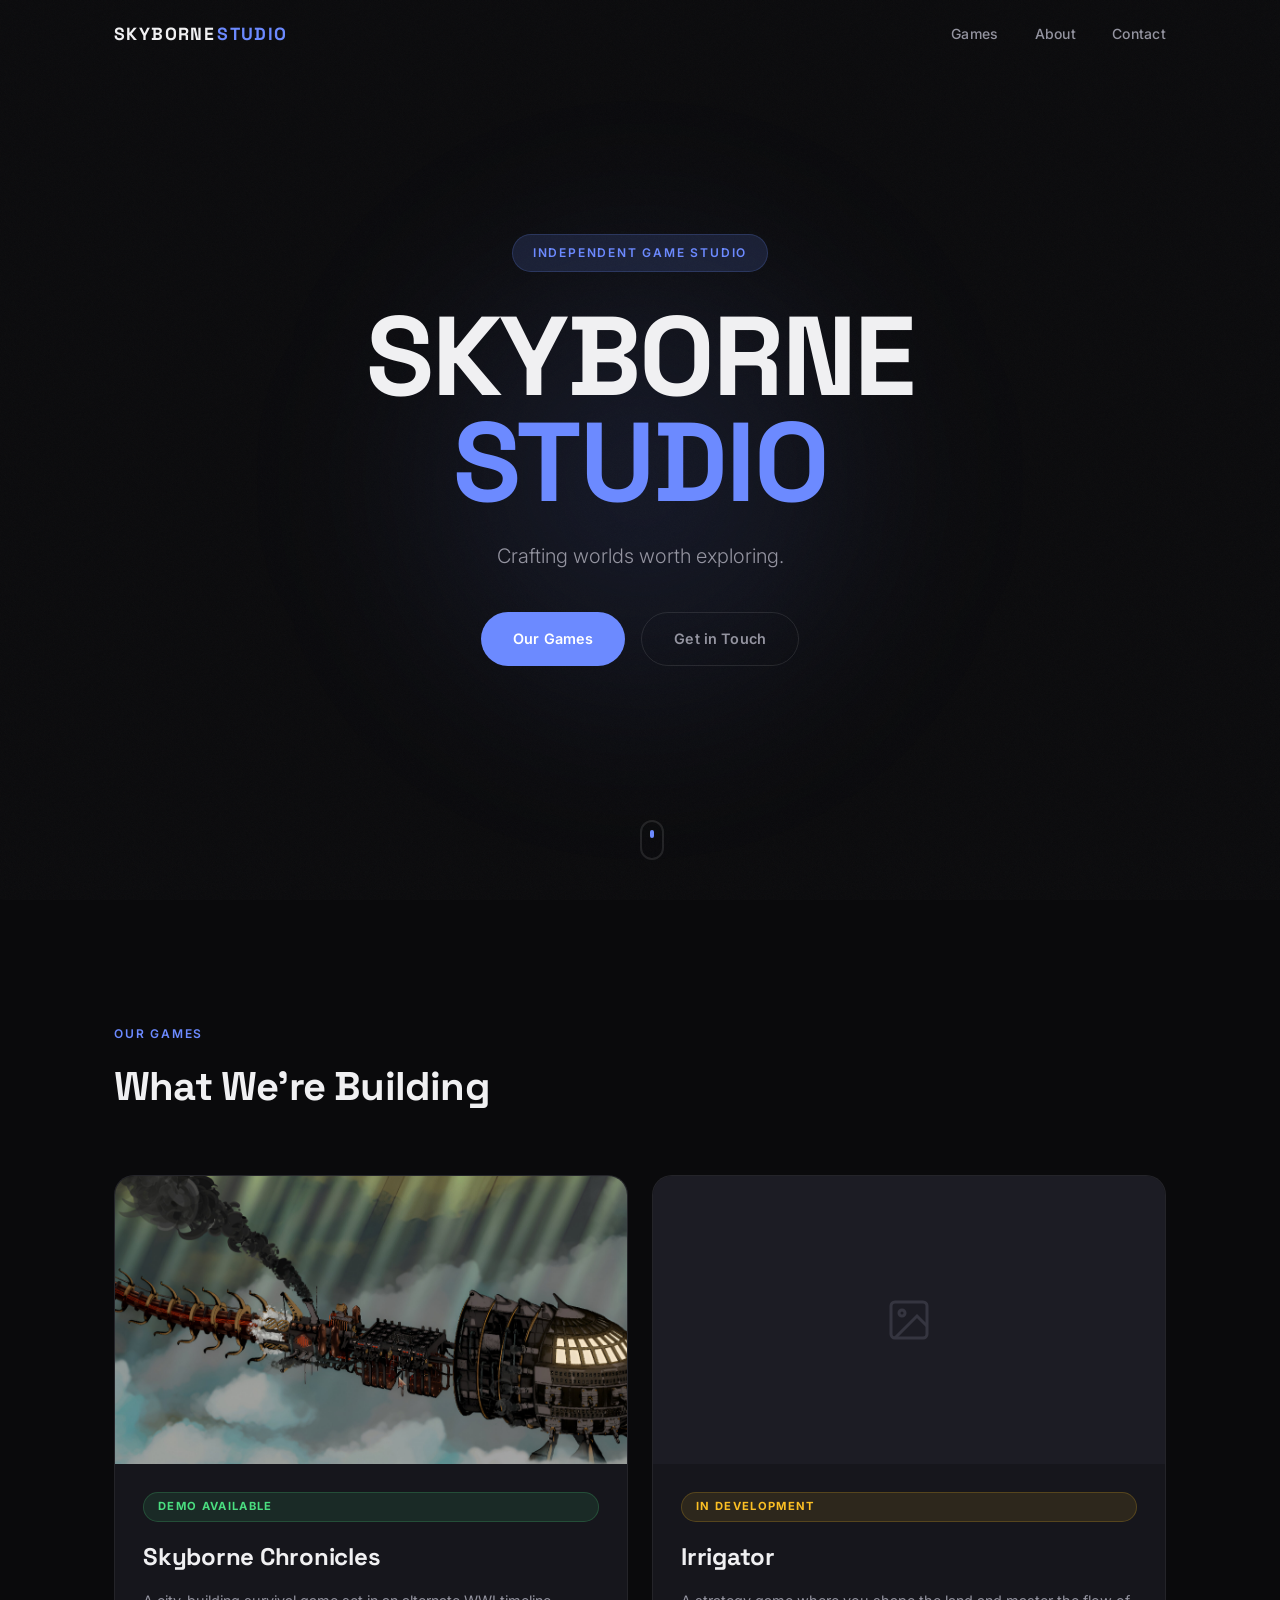
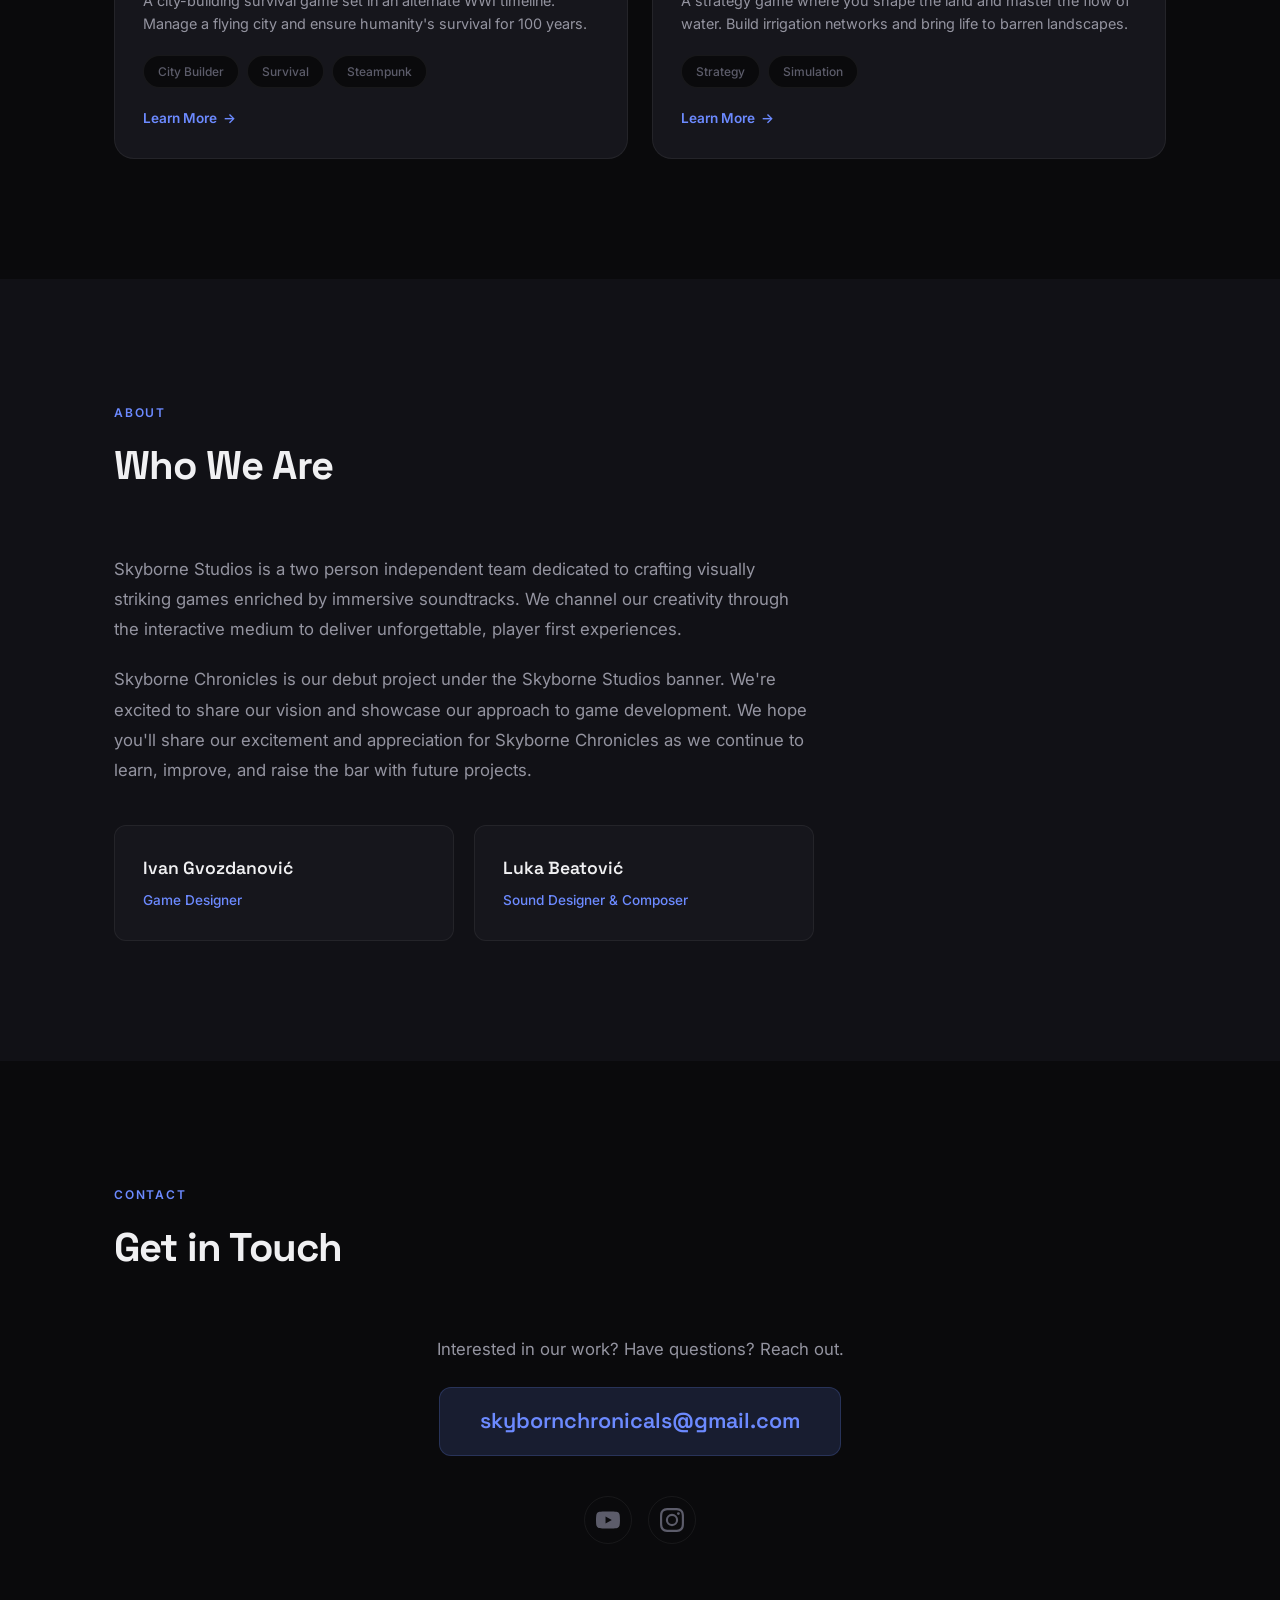
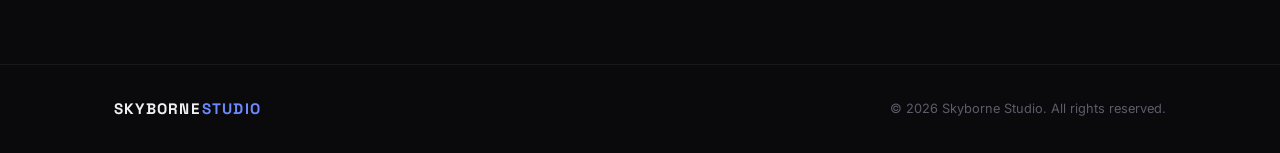
<file: index.html>
<!DOCTYPE html>
<html lang="en">
<head>
    <meta charset="UTF-8">
    <meta name="viewport" content="width=device-width, initial-scale=1.0">
    <title>Skyborne Studio</title>
    <meta name="description" content="Skyborne Studio - Independent game development studio. Creators of Skyborne Chronicles and Irrigator.">
    <link rel="preconnect" href="https://fonts.googleapis.com">
    <link rel="preconnect" href="https://fonts.gstatic.com" crossorigin>
    <link href="https://fonts.googleapis.com/css2?family=Inter:wght@300;400;500;600;700&family=Space+Grotesk:wght@400;500;600;700&display=swap" rel="stylesheet">
    <link rel="stylesheet" href="style.css">
</head>
<body>

    <!-- Navigation -->
    <nav class="nav" id="nav">
        <div class="nav-inner">
            <a href="index.html" class="nav-logo">
                <!-- Replace with your logo: <img src="assets/logo.png" alt="Skyborne Studio"> -->
                <span class="logo-text">SKYBORNE<span class="logo-accent">STUDIO</span></span>
            </a>
            <div class="nav-links">
                <a href="#games">Games</a>
                <a href="#about">About</a>
                <a href="#contact">Contact</a>
            </div>
            <button class="nav-toggle" id="nav-toggle" aria-label="Toggle menu">
                <span></span>
                <span></span>
                <span></span>
            </button>
        </div>
    </nav>

    <!-- Mobile Menu -->
    <div class="mobile-menu" id="mobile-menu">
        <a href="#games">Games</a>
        <a href="#about">About</a>
        <a href="#contact">Contact</a>
    </div>

    <!-- Hero Section -->
    <section class="hero" id="hero">
        <div class="hero-bg">
            <div class="hero-grain"></div>
            <div class="hero-glow"></div>
        </div>
        <div class="hero-content">
            <div class="hero-badge">Independent Game Studio</div>
            <h1 class="hero-title">
                <span class="hero-title-line">SKYBORNE</span>
                <span class="hero-title-line accent">STUDIO</span>
            </h1>
            <p class="hero-subtitle">Crafting worlds worth exploring.</p>
            <div class="hero-cta">
                <a href="#games" class="btn btn-primary">Our Games</a>
                <a href="#contact" class="btn btn-ghost">Get in Touch</a>
            </div>
        </div>
        <div class="hero-scroll">
            <div class="scroll-indicator">
                <div class="scroll-dot"></div>
            </div>
        </div>
    </section>

    <!-- Games Section -->
    <section class="section" id="games">
        <div class="container">
            <div class="section-header">
                <span class="section-label">Our Games</span>
                <h2 class="section-title">What We're Building</h2>
            </div>

            <div class="games-grid">

                <!-- Skyborne Chronicles Card -->
                <a href="skyborne-chronicles.html" class="game-card-link">
                    <div class="game-card-preview">
                        <div class="game-card-image">
                            <img src="assets/sc-screenshot-6.jpg" alt="Skyborne Chronicles">
                        </div>
                        <div class="game-card-body">
                            <div class="game-status">Demo Available</div>
                            <h3 class="game-card-title">Skyborne Chronicles</h3>
                            <p class="game-card-desc">A city-building survival game set in an alternate WWI timeline. Manage a flying city and ensure humanity's survival for 100 years.</p>
                            <div class="game-tags">
                                <span class="tag">City Builder</span>
                                <span class="tag">Survival</span>
                                <span class="tag">Steampunk</span>
                            </div>
                            <span class="card-cta">Learn More <span class="arrow">&rarr;</span></span>
                        </div>
                    </div>
                </a>

                <!-- Irrigator Card -->
                <a href="irrigator.html" class="game-card-link">
                    <div class="game-card-preview">
                        <div class="game-card-image">
                            <!-- Replace with key art: <img src="assets/irrigator-cover.jpg" alt="Irrigator"> -->
                            <div class="card-placeholder">
                                <svg width="48" height="48" viewBox="0 0 24 24" fill="none" stroke="currentColor" stroke-width="1.5">
                                    <rect x="3" y="3" width="18" height="18" rx="2" ry="2"></rect>
                                    <circle cx="8.5" cy="8.5" r="1.5"></circle>
                                    <polyline points="21 15 16 10 5 21"></polyline>
                                </svg>
                            </div>
                        </div>
                        <div class="game-card-body">
                            <div class="game-status status-dev">In Development</div>
                            <h3 class="game-card-title">Irrigator</h3>
                            <p class="game-card-desc">A strategy game where you shape the land and master the flow of water. Build irrigation networks and bring life to barren landscapes.</p>
                            <div class="game-tags">
                                <span class="tag">Strategy</span>
                                <span class="tag">Simulation</span>
                            </div>
                            <span class="card-cta">Learn More <span class="arrow">&rarr;</span></span>
                        </div>
                    </div>
                </a>

            </div>
        </div>
    </section>

    <!-- About Section -->
    <section class="section section-alt" id="about">
        <div class="container">
            <div class="section-header">
                <span class="section-label">About</span>
                <h2 class="section-title">Who We Are</h2>
            </div>
            <div class="about-content">
                <p>
                    Skyborne Studios is a two person independent team dedicated to crafting visually
                    striking games enriched by immersive soundtracks. We channel our creativity through
                    the interactive medium to deliver unforgettable, player first experiences.
                </p>
                <p>
                    Skyborne Chronicles is our debut project under the Skyborne Studios banner.
                    We're excited to share our vision and showcase our approach to game development.
                    We hope you'll share our excitement and appreciation for Skyborne Chronicles as
                    we continue to learn, improve, and raise the bar with future projects.
                </p>
                <div class="team-grid">
                    <div class="team-member">
                        <div class="member-info">
                            <h4>Ivan Gvozdanovi&cacute;</h4>
                            <span class="member-role">Game Designer</span>
                        </div>
                    </div>
                    <div class="team-member">
                        <div class="member-info">
                            <h4>Luka Beatovi&cacute;</h4>
                            <span class="member-role">Sound Designer &amp; Composer</span>
                        </div>
                    </div>
                </div>
            </div>
        </div>
    </section>

    <!-- Contact Section -->
    <section class="section" id="contact">
        <div class="container">
            <div class="section-header">
                <span class="section-label">Contact</span>
                <h2 class="section-title">Get in Touch</h2>
            </div>
            <div class="contact-content">
                <p>Interested in our work? Have questions? Reach out.</p>
                <a href="mailto:skybornchronicals@gmail.com" class="contact-email">skybornchronicals@gmail.com</a>

                <div class="social-links">
                    <a href="https://www.youtube.com/@SkyborneStudiosHQ/videos" target="_blank" class="social-link" aria-label="YouTube">
                        <svg width="24" height="24" viewBox="0 0 24 24" fill="currentColor">
                            <path d="M23.498 6.186a3.016 3.016 0 0 0-2.122-2.136C19.505 3.545 12 3.545 12 3.545s-7.505 0-9.377.505A3.017 3.017 0 0 0 .502 6.186C0 8.07 0 12 0 12s0 3.93.502 5.814a3.016 3.016 0 0 0 2.122 2.136c1.871.505 9.376.505 9.376.505s7.505 0 9.377-.505a3.015 3.015 0 0 0 2.122-2.136C24 15.93 24 12 24 12s0-3.93-.502-5.814zM9.545 15.568V8.432L15.818 12l-6.273 3.568z"/>
                        </svg>
                    </a>
                    <a href="https://www.instagram.com/skyborne_studios_hq/" target="_blank" class="social-link" aria-label="Instagram">
                        <svg width="24" height="24" viewBox="0 0 24 24" fill="currentColor">
                            <path d="M12 2.163c3.204 0 3.584.012 4.85.07 3.252.148 4.771 1.691 4.919 4.919.058 1.265.069 1.645.069 4.849 0 3.205-.012 3.584-.069 4.849-.149 3.225-1.664 4.771-4.919 4.919-1.266.058-1.644.07-4.85.07-3.204 0-3.584-.012-4.849-.07-3.26-.149-4.771-1.699-4.919-4.92-.058-1.265-.07-1.644-.07-4.849 0-3.204.013-3.583.07-4.849.149-3.227 1.664-4.771 4.919-4.919 1.266-.057 1.645-.069 4.849-.069zM12 0C8.741 0 8.333.014 7.053.072 2.695.272.273 2.69.073 7.052.014 8.333 0 8.741 0 12c0 3.259.014 3.668.072 4.948.2 4.358 2.618 6.78 6.98 6.98C8.333 23.986 8.741 24 12 24c3.259 0 3.668-.014 4.948-.072 4.354-.2 6.782-2.618 6.979-6.98.059-1.28.073-1.689.073-4.948 0-3.259-.014-3.667-.072-4.947-.196-4.354-2.617-6.78-6.979-6.98C15.668.014 15.259 0 12 0zm0 5.838a6.162 6.162 0 100 12.324 6.162 6.162 0 000-12.324zM12 16a4 4 0 110-8 4 4 0 010 8zm6.406-11.845a1.44 1.44 0 100 2.881 1.44 1.44 0 000-2.881z"/>
                        </svg>
                    </a>
                </div>
            </div>
        </div>
    </section>

    <!-- Footer -->
    <footer class="footer">
        <div class="container">
            <div class="footer-inner">
                <a href="index.html" class="footer-logo">SKYBORNE<span class="logo-accent">STUDIO</span></a>
                <span class="footer-copy">&copy; 2026 Skyborne Studio. All rights reserved.</span>
            </div>
        </div>
    </footer>

    <script src="script.js"></script>
</body>
</html>
</file>
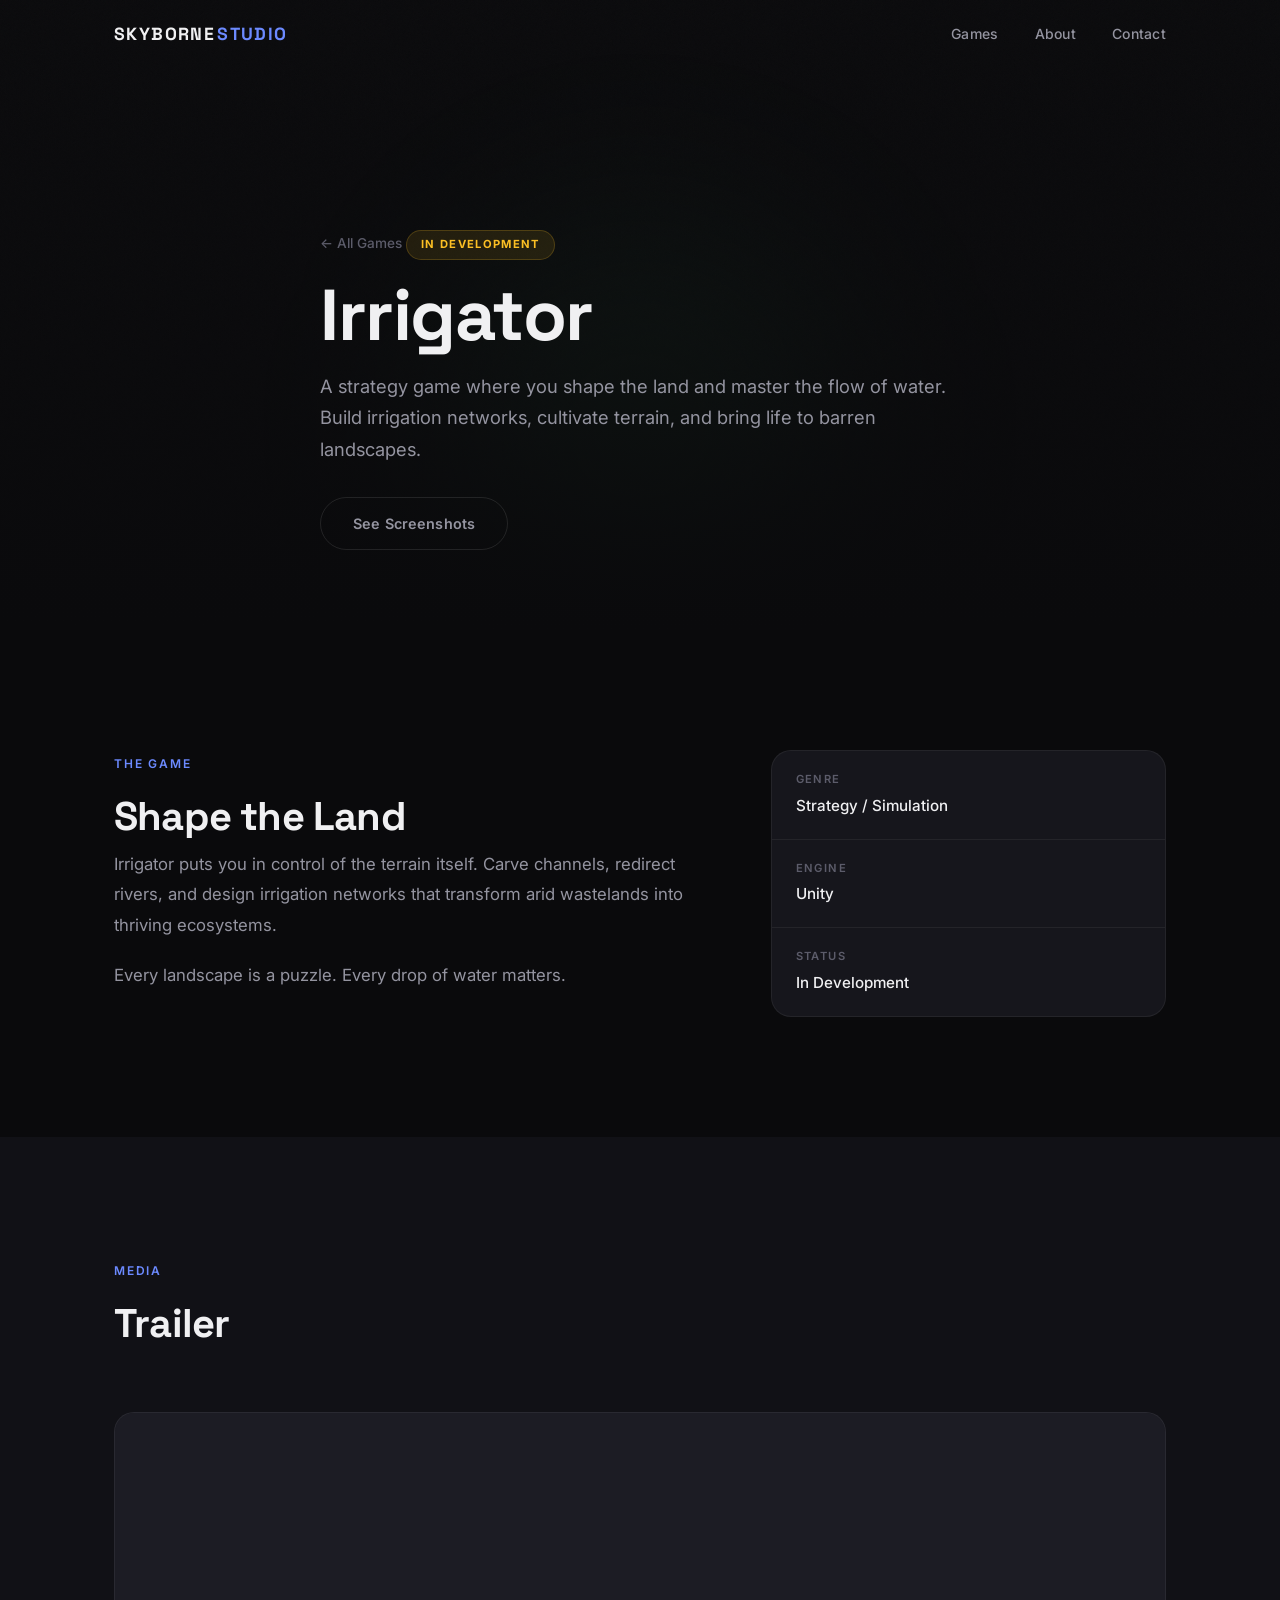
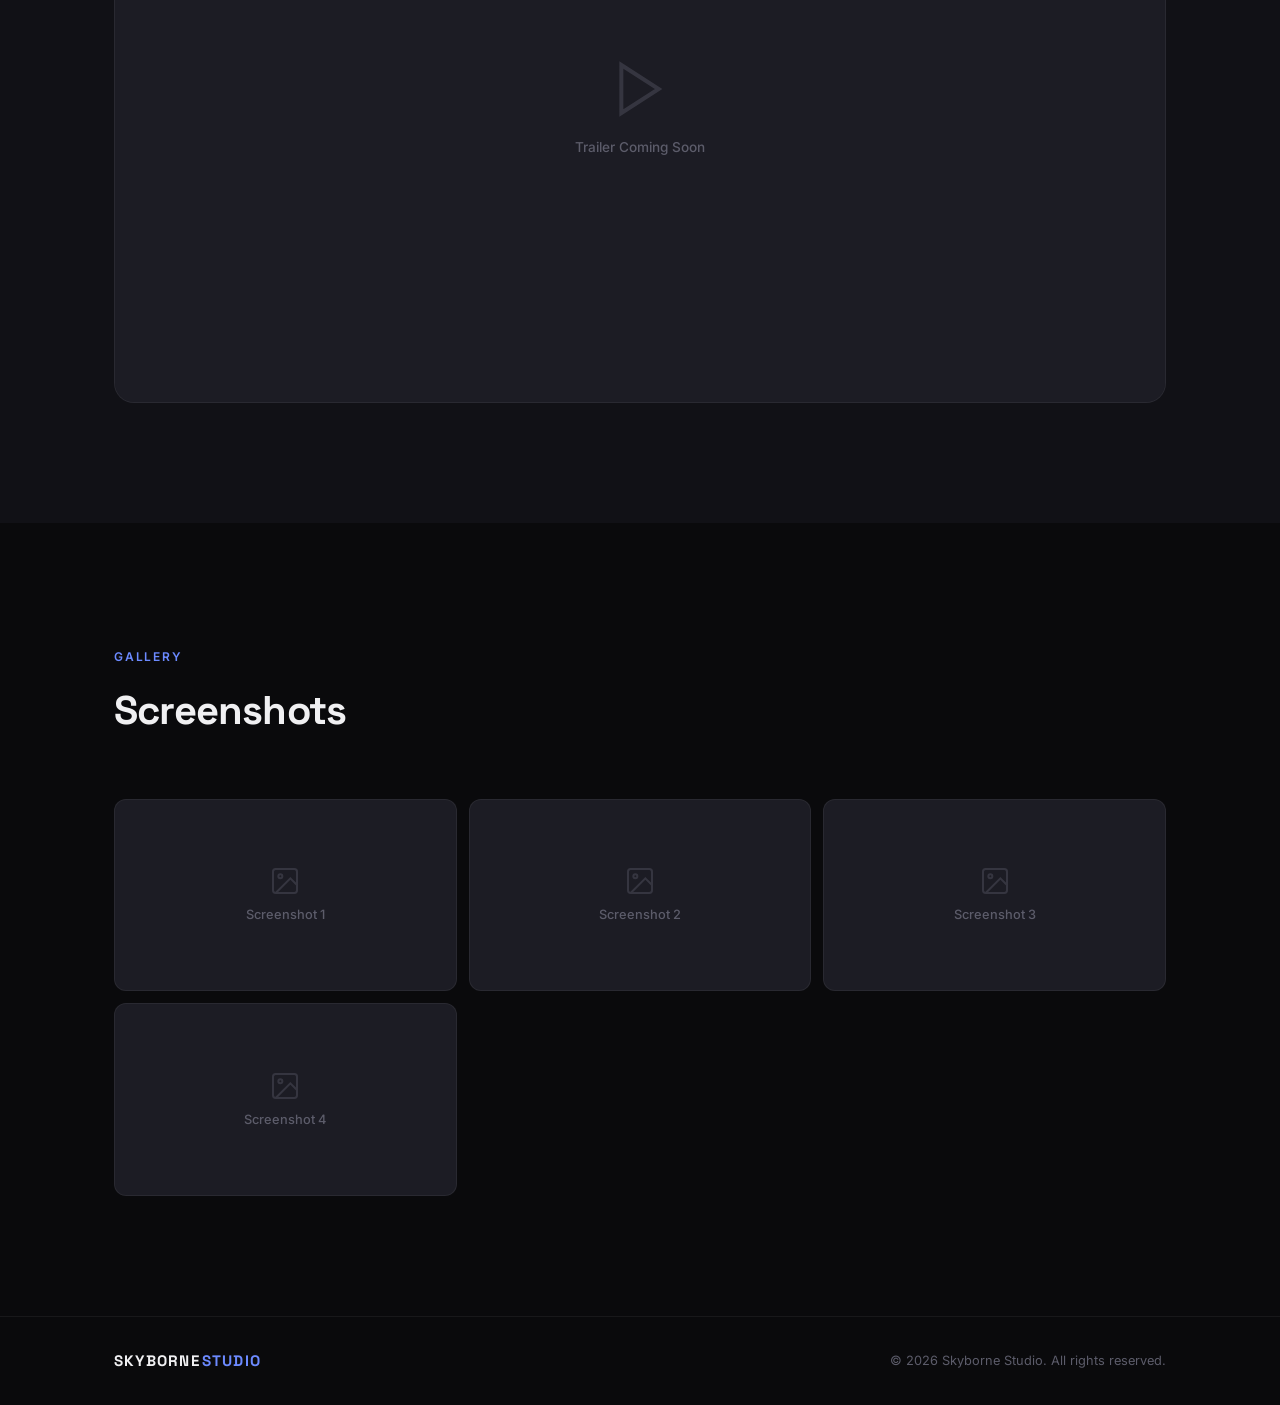
<file: irrigator.html>
<!DOCTYPE html>
<html lang="en">
<head>
    <meta charset="UTF-8">
    <meta name="viewport" content="width=device-width, initial-scale=1.0">
    <title>Irrigator — Skyborne Studio</title>
    <meta name="description" content="Irrigator - A strategy game where you shape the land and master the flow of water.">
    <link rel="preconnect" href="https://fonts.googleapis.com">
    <link rel="preconnect" href="https://fonts.gstatic.com" crossorigin>
    <link href="https://fonts.googleapis.com/css2?family=Inter:wght@300;400;500;600;700&family=Space+Grotesk:wght@400;500;600;700&display=swap" rel="stylesheet">
    <link rel="stylesheet" href="style.css">
</head>
<body>

    <!-- Navigation -->
    <nav class="nav" id="nav">
        <div class="nav-inner">
            <a href="index.html" class="nav-logo">
                <span class="logo-text">SKYBORNE<span class="logo-accent">STUDIO</span></span>
            </a>
            <div class="nav-links">
                <a href="index.html#games">Games</a>
                <a href="index.html#about">About</a>
                <a href="index.html#contact">Contact</a>
            </div>
            <button class="nav-toggle" id="nav-toggle" aria-label="Toggle menu">
                <span></span>
                <span></span>
                <span></span>
            </button>
        </div>
    </nav>

    <div class="mobile-menu" id="mobile-menu">
        <a href="index.html#games">Games</a>
        <a href="index.html#about">About</a>
        <a href="index.html#contact">Contact</a>
    </div>

    <!-- Game Hero -->
    <section class="game-hero">
        <div class="hero-bg">
            <div class="hero-grain"></div>
            <div class="hero-glow hero-glow-green"></div>
        </div>
        <div class="game-hero-content">
            <a href="index.html" class="back-link">&larr; All Games</a>
            <div class="game-status status-dev">In Development</div>
            <h1 class="game-hero-title">Irrigator</h1>
            <p class="game-hero-subtitle">A strategy game where you shape the land and master the flow of water. Build irrigation networks, cultivate terrain, and bring life to barren landscapes.</p>
            <div class="game-hero-cta">
                <!-- <a href="#" class="btn btn-primary">Wishlist on Steam</a> -->
                <a href="#screenshots" class="btn btn-ghost">See Screenshots</a>
            </div>
        </div>
    </section>

    <!-- About the Game -->
    <section class="section" id="about-game">
        <div class="container">
            <div class="game-detail-grid">
                <div class="game-detail-text">
                    <span class="section-label">The Game</span>
                    <h2 class="section-title">Shape the Land</h2>
                    <p>Irrigator puts you in control of the terrain itself. Carve channels, redirect rivers, and design irrigation networks that transform arid wastelands into thriving ecosystems.</p>
                    <p>Every landscape is a puzzle. Every drop of water matters.</p>
                </div>
                <div class="game-detail-info">
                    <div class="info-block">
                        <span class="info-label">Genre</span>
                        <span class="info-value">Strategy / Simulation</span>
                    </div>
                    <div class="info-block">
                        <span class="info-label">Engine</span>
                        <span class="info-value">Unity</span>
                    </div>
                    <div class="info-block">
                        <span class="info-label">Status</span>
                        <span class="info-value">In Development</span>
                    </div>
                </div>
            </div>
        </div>
    </section>

    <!-- Trailer -->
    <section class="section section-alt" id="trailer">
        <div class="container">
            <div class="section-header">
                <span class="section-label">Media</span>
                <h2 class="section-title">Trailer</h2>
            </div>
            <div class="trailer-wrapper">
                <div class="game-trailer-placeholder">
                    <div class="placeholder-content">
                        <svg width="64" height="64" viewBox="0 0 24 24" fill="none" stroke="currentColor" stroke-width="1.5">
                            <polygon points="5 3 19 12 5 21 5 3"></polygon>
                        </svg>
                        <p>Trailer Coming Soon</p>
                    </div>
                </div>
            </div>
        </div>
    </section>

    <!-- Screenshots -->
    <section class="section" id="screenshots">
        <div class="container">
            <div class="section-header">
                <span class="section-label">Gallery</span>
                <h2 class="section-title">Screenshots</h2>
            </div>
            <div class="screenshot-grid">
                <div class="screenshot-placeholder">
                    <svg width="32" height="32" viewBox="0 0 24 24" fill="none" stroke="currentColor" stroke-width="1.5"><rect x="3" y="3" width="18" height="18" rx="2" ry="2"></rect><circle cx="8.5" cy="8.5" r="1.5"></circle><polyline points="21 15 16 10 5 21"></polyline></svg>
                    <span>Screenshot 1</span>
                </div>
                <div class="screenshot-placeholder">
                    <svg width="32" height="32" viewBox="0 0 24 24" fill="none" stroke="currentColor" stroke-width="1.5"><rect x="3" y="3" width="18" height="18" rx="2" ry="2"></rect><circle cx="8.5" cy="8.5" r="1.5"></circle><polyline points="21 15 16 10 5 21"></polyline></svg>
                    <span>Screenshot 2</span>
                </div>
                <div class="screenshot-placeholder">
                    <svg width="32" height="32" viewBox="0 0 24 24" fill="none" stroke="currentColor" stroke-width="1.5"><rect x="3" y="3" width="18" height="18" rx="2" ry="2"></rect><circle cx="8.5" cy="8.5" r="1.5"></circle><polyline points="21 15 16 10 5 21"></polyline></svg>
                    <span>Screenshot 3</span>
                </div>
                <div class="screenshot-placeholder">
                    <svg width="32" height="32" viewBox="0 0 24 24" fill="none" stroke="currentColor" stroke-width="1.5"><rect x="3" y="3" width="18" height="18" rx="2" ry="2"></rect><circle cx="8.5" cy="8.5" r="1.5"></circle><polyline points="21 15 16 10 5 21"></polyline></svg>
                    <span>Screenshot 4</span>
                </div>
            </div>
        </div>
    </section>

    <!-- Footer -->
    <footer class="footer">
        <div class="container">
            <div class="footer-inner">
                <a href="index.html" class="footer-logo">SKYBORNE<span class="logo-accent">STUDIO</span></a>
                <span class="footer-copy">&copy; 2026 Skyborne Studio. All rights reserved.</span>
            </div>
        </div>
    </footer>

    <script src="script.js"></script>
</body>
</html>
</file>
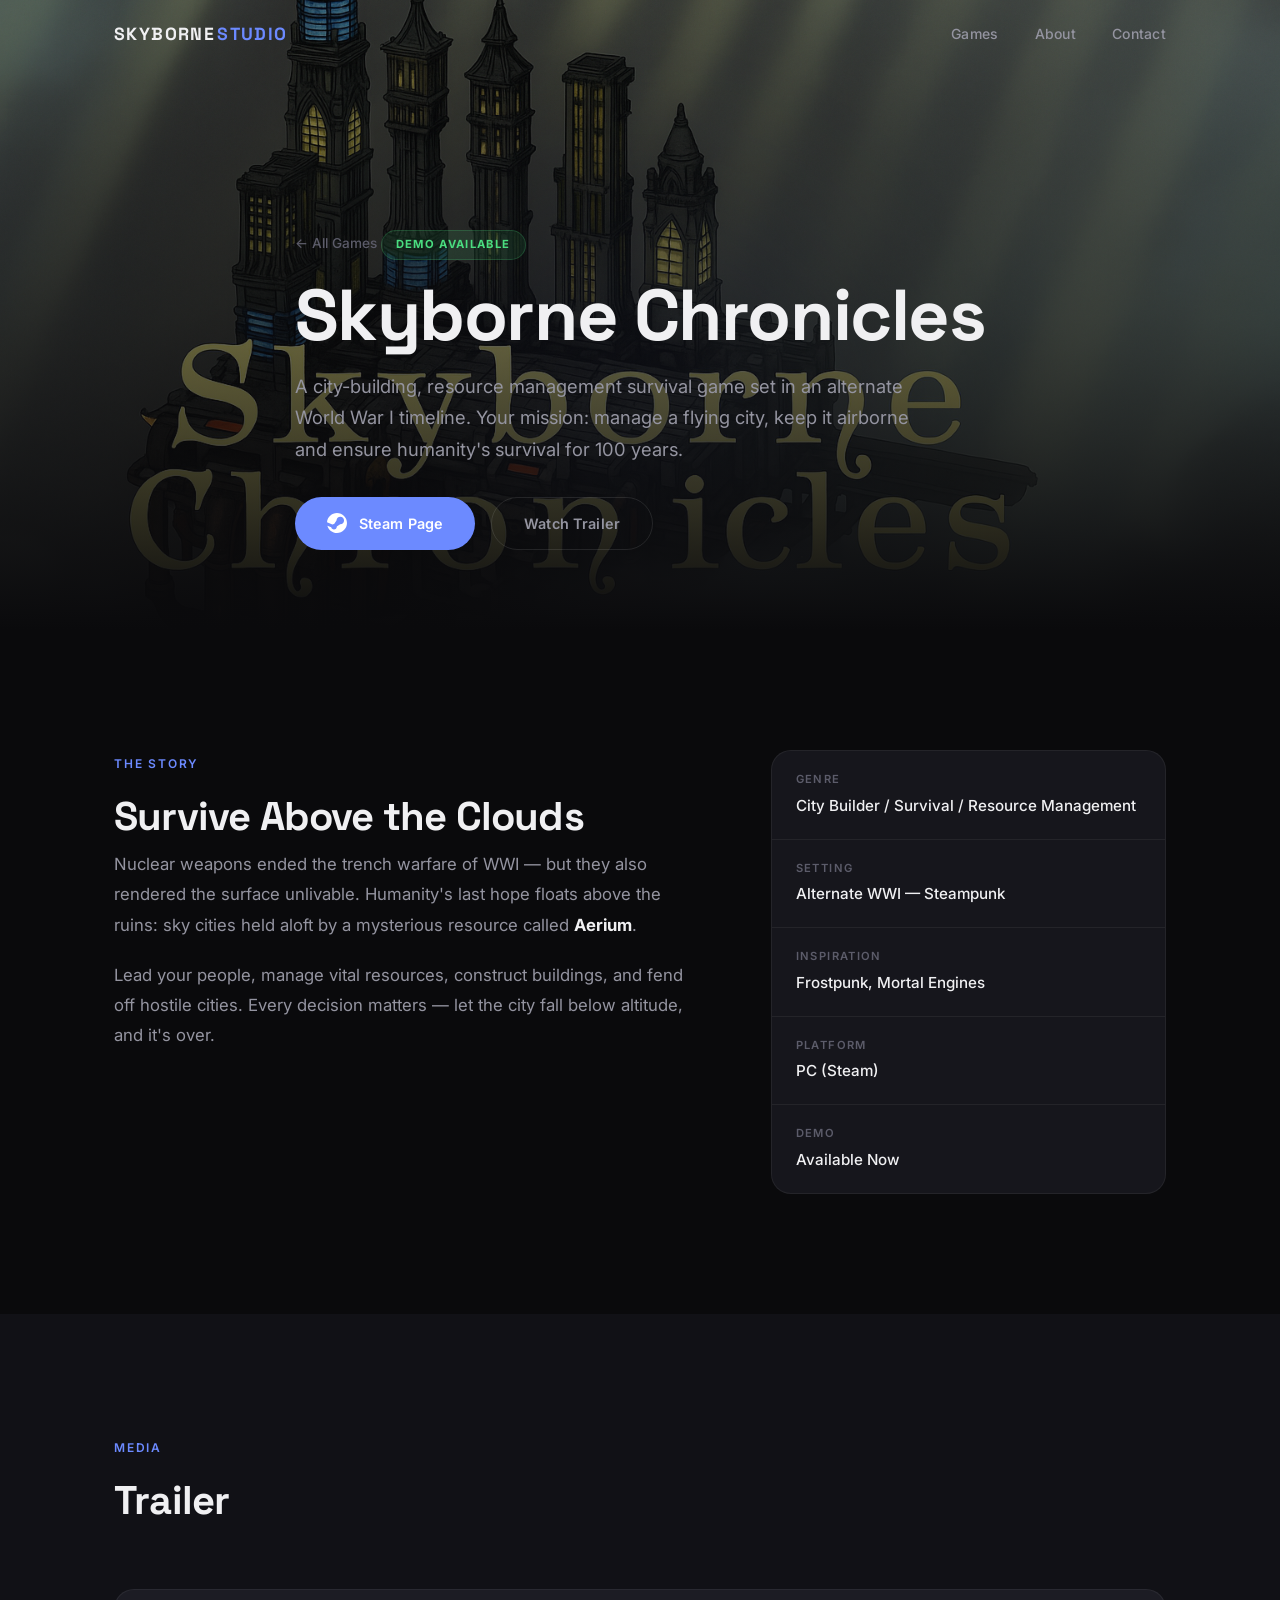
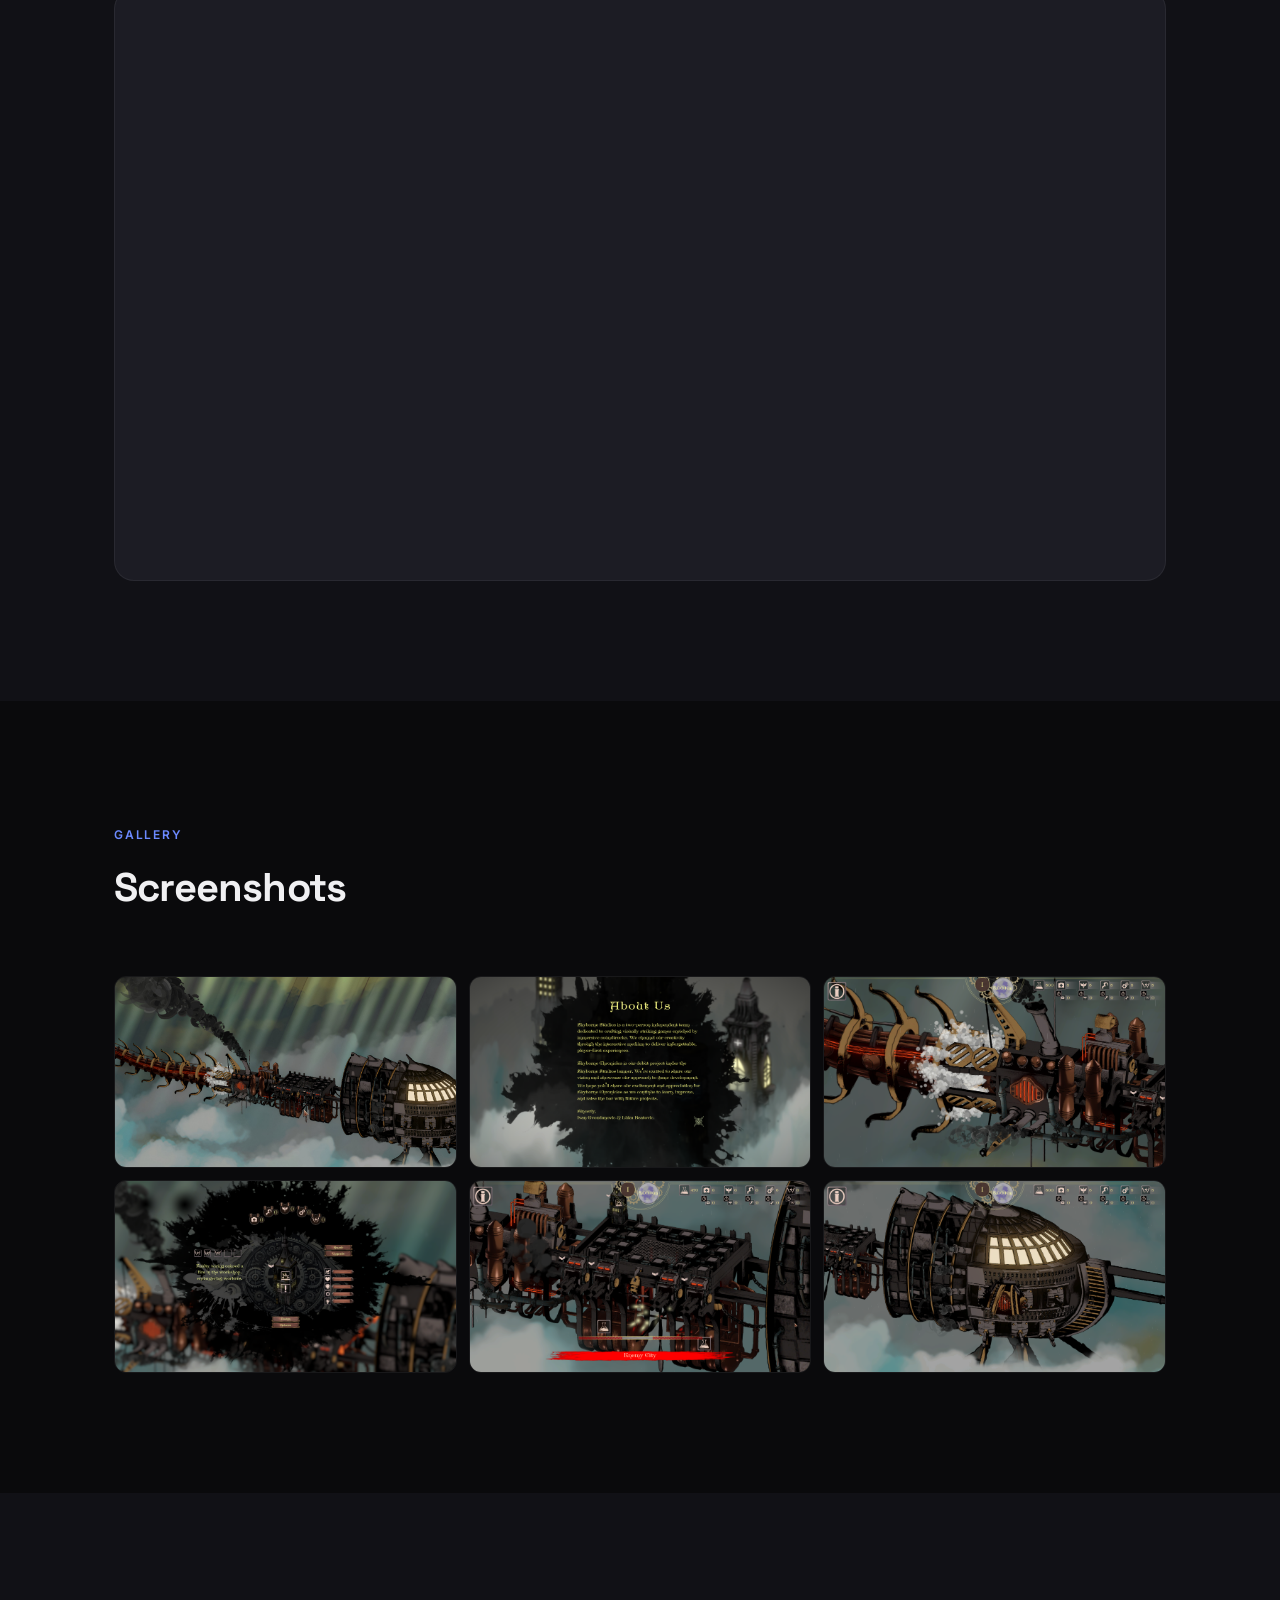
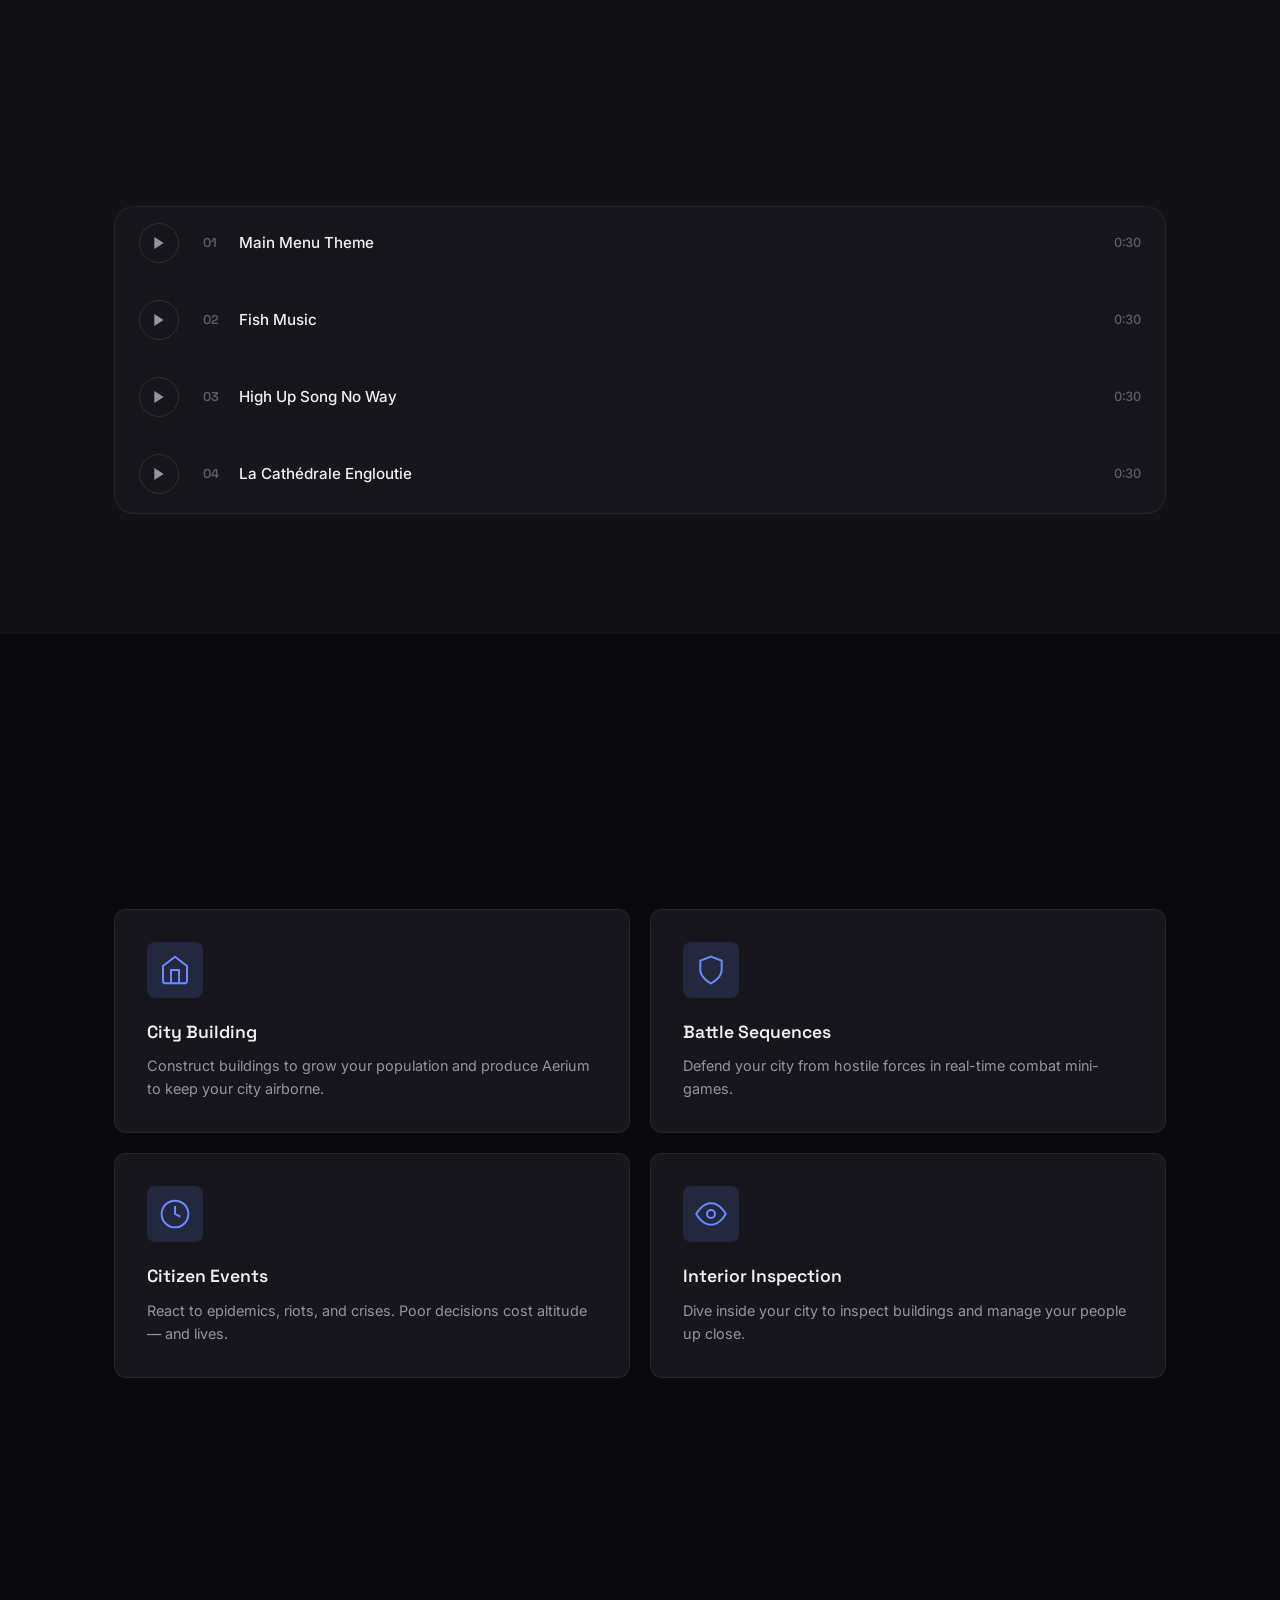
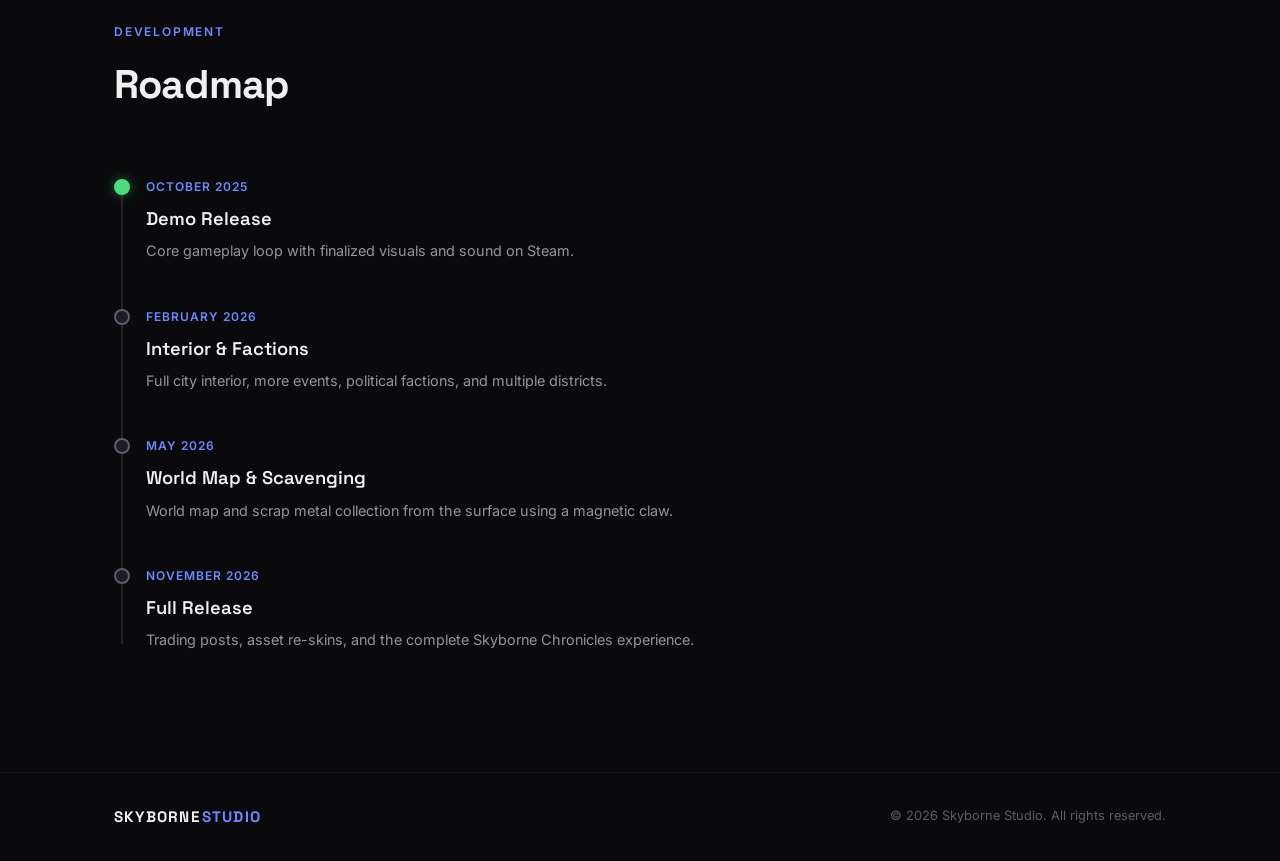
<file: skyborne-chronicles.html>
<!DOCTYPE html>
<html lang="en">
<head>
    <meta charset="UTF-8">
    <meta name="viewport" content="width=device-width, initial-scale=1.0">
    <title>Skyborne Chronicles — Skyborne Studio</title>
    <meta name="description" content="Skyborne Chronicles - A city-building survival game set in an alternate WWI timeline. Manage a flying city above a nuclear wasteland.">
    <link rel="preconnect" href="https://fonts.googleapis.com">
    <link rel="preconnect" href="https://fonts.gstatic.com" crossorigin>
    <link href="https://fonts.googleapis.com/css2?family=Inter:wght@300;400;500;600;700&family=Space+Grotesk:wght@400;500;600;700&display=swap" rel="stylesheet">
    <link rel="stylesheet" href="style.css">
</head>
<body>

    <!-- Navigation -->
    <nav class="nav" id="nav">
        <div class="nav-inner">
            <a href="index.html" class="nav-logo">
                <span class="logo-text">SKYBORNE<span class="logo-accent">STUDIO</span></span>
            </a>
            <div class="nav-links">
                <a href="index.html#games">Games</a>
                <a href="index.html#about">About</a>
                <a href="index.html#contact">Contact</a>
            </div>
            <button class="nav-toggle" id="nav-toggle" aria-label="Toggle menu">
                <span></span>
                <span></span>
                <span></span>
            </button>
        </div>
    </nav>

    <div class="mobile-menu" id="mobile-menu">
        <a href="index.html#games">Games</a>
        <a href="index.html#about">About</a>
        <a href="index.html#contact">Contact</a>
    </div>

    <!-- Game Hero -->
    <section class="game-hero" style="background-image: url('assets/sc-concept-art.png');">
        <div class="hero-bg">
            <div class="hero-grain"></div>
            <div class="hero-glow"></div>
        </div>
        <div class="game-hero-content">
            <a href="index.html" class="back-link">&larr; All Games</a>
            <div class="game-status">Demo Available</div>
            <h1 class="game-hero-title">Skyborne Chronicles</h1>
            <p class="game-hero-subtitle">A city-building, resource management survival game set in an alternate World War I timeline. Your mission: manage a flying city, keep it airborne and ensure humanity's survival for 100 years.</p>
            <div class="game-hero-cta">
                <a href="https://store.steampowered.com/app/4043570/Skyborne_Chronicles/" target="_blank" class="btn btn-primary">
                    <svg width="20" height="20" viewBox="0 0 24 24" fill="currentColor" style="margin-right: 4px;">
                        <path d="M11.979 0C5.678 0 .511 4.86.022 11.037l6.432 2.658c.545-.371 1.203-.59 1.912-.59.063 0 .125.004.188.006l2.861-4.142V8.91c0-2.495 2.028-4.524 4.524-4.524 2.494 0 4.524 2.031 4.524 4.527s-2.03 4.525-4.524 4.525h-.105l-4.076 2.911c0 .052.004.105.004.159 0 1.875-1.515 3.396-3.39 3.396-1.635 0-3.016-1.173-3.331-2.727L.436 15.27C1.862 20.307 6.486 24 11.979 24c6.627 0 12.001-5.373 12.001-12S18.606 0 11.979 0z"/>
                    </svg>
                    Steam Page
                </a>
                <a href="#trailer" class="btn btn-ghost">Watch Trailer</a>
            </div>
        </div>
    </section>

    <!-- About the Game -->
    <section class="section" id="about-game">
        <div class="container">
            <div class="game-detail-grid">
                <div class="game-detail-text">
                    <span class="section-label">The Story</span>
                    <h2 class="section-title">Survive Above the Clouds</h2>
                    <p>Nuclear weapons ended the trench warfare of WWI &mdash; but they also rendered the surface unlivable. Humanity's last hope floats above the ruins: sky cities held aloft by a mysterious resource called <strong>Aerium</strong>.</p>
                    <p>Lead your people, manage vital resources, construct buildings, and fend off hostile cities. Every decision matters &mdash; let the city fall below altitude, and it's over.</p>
                </div>
                <div class="game-detail-info">
                    <div class="info-block">
                        <span class="info-label">Genre</span>
                        <span class="info-value">City Builder / Survival / Resource Management</span>
                    </div>
                    <div class="info-block">
                        <span class="info-label">Setting</span>
                        <span class="info-value">Alternate WWI &mdash; Steampunk</span>
                    </div>
                    <div class="info-block">
                        <span class="info-label">Inspiration</span>
                        <span class="info-value">Frostpunk, Mortal Engines</span>
                    </div>
                    <div class="info-block">
                        <span class="info-label">Platform</span>
                        <span class="info-value">PC (Steam)</span>
                    </div>
                    <div class="info-block">
                        <span class="info-label">Demo</span>
                        <span class="info-value">Available Now</span>
                    </div>
                </div>
            </div>
        </div>
    </section>

    <!-- Trailer -->
    <section class="section section-alt" id="trailer">
        <div class="container">
            <div class="section-header">
                <span class="section-label">Media</span>
                <h2 class="section-title">Trailer</h2>
            </div>
            <div class="trailer-wrapper">
                <iframe src="https://www.youtube.com/embed/s4Kq2XfY1kk" frameborder="0" allow="accelerometer; autoplay; clipboard-write; encrypted-media; gyroscope; picture-in-picture" allowfullscreen></iframe>
            </div>
        </div>
    </section>

    <!-- Screenshots -->
    <section class="section" id="screenshots">
        <div class="container">
            <div class="section-header">
                <span class="section-label">Gallery</span>
                <h2 class="section-title">Screenshots</h2>
            </div>
            <div class="screenshot-grid">
                <img src="assets/sc-screenshot-6.jpg" alt="Skyborne Chronicles - Flying city panorama" loading="lazy">
                <img src="assets/sc-about.png" alt="Skyborne Chronicles - About the studio" loading="lazy">
                <img src="assets/sc-city-view.png" alt="Skyborne Chronicles - Engine and tail section" loading="lazy">
                <img src="assets/sc-interior.png" alt="Skyborne Chronicles - Citizen events" loading="lazy">
                <img src="assets/sc-screenshot-3.png" alt="Skyborne Chronicles - Battle sequence" loading="lazy">
                <img src="assets/sc-screenshot-5.png" alt="Skyborne Chronicles - City overview" loading="lazy">
            </div>
        </div>
    </section>

    <!-- Soundtrack -->
    <section class="section section-alt" id="soundtrack">
        <div class="container">
            <div class="section-header">
                <span class="section-label">Soundtrack</span>
                <h2 class="section-title">Original Music</h2>
                <p class="section-subtitle">Composed &amp; produced by <strong>Luka Beatovi&cacute;</strong> &mdash; Preview samples only. Full soundtrack available with the game.</p>
            </div>
            <div class="tracklist">
                <div class="track" data-src="assets/main-menu-music-preview.mp3">
                    <button class="track-play" aria-label="Play Main Menu Theme">
                        <svg class="icon-play" width="16" height="16" viewBox="0 0 24 24" fill="currentColor"><polygon points="5 3 19 12 5 21 5 3"></polygon></svg>
                        <svg class="icon-pause" width="16" height="16" viewBox="0 0 24 24" fill="currentColor" style="display:none;"><rect x="6" y="4" width="4" height="16"></rect><rect x="14" y="4" width="4" height="16"></rect></svg>
                    </button>
                    <div class="track-info">
                        <span class="track-number">01</span>
                        <span class="track-name">Main Menu Theme</span>
                    </div>
                    <span class="track-duration">0:30</span>
                    <div class="track-progress"><div class="track-progress-bar"></div></div>
                </div>
                <div class="track" data-src="assets/fish-music-preview.mp3">
                    <button class="track-play" aria-label="Play Fish Music">
                        <svg class="icon-play" width="16" height="16" viewBox="0 0 24 24" fill="currentColor"><polygon points="5 3 19 12 5 21 5 3"></polygon></svg>
                        <svg class="icon-pause" width="16" height="16" viewBox="0 0 24 24" fill="currentColor" style="display:none;"><rect x="6" y="4" width="4" height="16"></rect><rect x="14" y="4" width="4" height="16"></rect></svg>
                    </button>
                    <div class="track-info">
                        <span class="track-number">02</span>
                        <span class="track-name">Fish Music</span>
                    </div>
                    <span class="track-duration">0:30</span>
                    <div class="track-progress"><div class="track-progress-bar"></div></div>
                </div>
                <div class="track" data-src="assets/high-up-song-preview.mp3">
                    <button class="track-play" aria-label="Play High Up Song No Way">
                        <svg class="icon-play" width="16" height="16" viewBox="0 0 24 24" fill="currentColor"><polygon points="5 3 19 12 5 21 5 3"></polygon></svg>
                        <svg class="icon-pause" width="16" height="16" viewBox="0 0 24 24" fill="currentColor" style="display:none;"><rect x="6" y="4" width="4" height="16"></rect><rect x="14" y="4" width="4" height="16"></rect></svg>
                    </button>
                    <div class="track-info">
                        <span class="track-number">03</span>
                        <span class="track-name">High Up Song No Way</span>
                    </div>
                    <span class="track-duration">0:30</span>
                    <div class="track-progress"><div class="track-progress-bar"></div></div>
                </div>
                <div class="track" data-src="assets/la-cathedrale-preview.mp3">
                    <button class="track-play" aria-label="Play La Cathédrale Engloutie">
                        <svg class="icon-play" width="16" height="16" viewBox="0 0 24 24" fill="currentColor"><polygon points="5 3 19 12 5 21 5 3"></polygon></svg>
                        <svg class="icon-pause" width="16" height="16" viewBox="0 0 24 24" fill="currentColor" style="display:none;"><rect x="6" y="4" width="4" height="16"></rect><rect x="14" y="4" width="4" height="16"></rect></svg>
                    </button>
                    <div class="track-info">
                        <span class="track-number">04</span>
                        <span class="track-name">La Cath&eacute;drale Engloutie</span>
                    </div>
                    <span class="track-duration">0:30</span>
                    <div class="track-progress"><div class="track-progress-bar"></div></div>
                </div>
            </div>
        </div>
    </section>

    <!-- Game Features -->
    <section class="section" id="features">
        <div class="container">
            <div class="section-header">
                <span class="section-label">Gameplay</span>
                <h2 class="section-title">Core Features</h2>
            </div>
            <div class="features-grid">
                <div class="feature-card">
                    <div class="feature-icon">
                        <svg width="32" height="32" viewBox="0 0 24 24" fill="none" stroke="currentColor" stroke-width="1.5">
                            <path d="M3 9l9-7 9 7v11a2 2 0 0 1-2 2H5a2 2 0 0 1-2-2z"></path>
                            <polyline points="9 22 9 12 15 12 15 22"></polyline>
                        </svg>
                    </div>
                    <h4>City Building</h4>
                    <p>Construct buildings to grow your population and produce Aerium to keep your city airborne.</p>
                </div>
                <div class="feature-card">
                    <div class="feature-icon">
                        <svg width="32" height="32" viewBox="0 0 24 24" fill="none" stroke="currentColor" stroke-width="1.5">
                            <path d="M12 22s8-4 8-10V5l-8-3-8 3v7c0 6 8 10 8 10z"></path>
                        </svg>
                    </div>
                    <h4>Battle Sequences</h4>
                    <p>Defend your city from hostile forces in real-time combat mini-games.</p>
                </div>
                <div class="feature-card">
                    <div class="feature-icon">
                        <svg width="32" height="32" viewBox="0 0 24 24" fill="none" stroke="currentColor" stroke-width="1.5">
                            <circle cx="12" cy="12" r="10"></circle>
                            <path d="M12 6v6l4 2"></path>
                        </svg>
                    </div>
                    <h4>Citizen Events</h4>
                    <p>React to epidemics, riots, and crises. Poor decisions cost altitude &mdash; and lives.</p>
                </div>
                <div class="feature-card">
                    <div class="feature-icon">
                        <svg width="32" height="32" viewBox="0 0 24 24" fill="none" stroke="currentColor" stroke-width="1.5">
                            <path d="M1 12s4-8 11-8 11 8 11 8-4 8-11 8-11-8-11-8z"></path>
                            <circle cx="12" cy="12" r="3"></circle>
                        </svg>
                    </div>
                    <h4>Interior Inspection</h4>
                    <p>Dive inside your city to inspect buildings and manage your people up close.</p>
                </div>
            </div>
        </div>
    </section>

    <!-- Roadmap -->
    <section class="section" id="roadmap">
        <div class="container">
            <div class="section-header">
                <span class="section-label">Development</span>
                <h2 class="section-title">Roadmap</h2>
            </div>
            <div class="roadmap">
                <div class="roadmap-item done">
                    <div class="roadmap-marker"></div>
                    <div class="roadmap-content">
                        <span class="roadmap-date">October 2025</span>
                        <h4>Demo Release</h4>
                        <p>Core gameplay loop with finalized visuals and sound on Steam.</p>
                    </div>
                </div>
                <div class="roadmap-item">
                    <div class="roadmap-marker"></div>
                    <div class="roadmap-content">
                        <span class="roadmap-date">February 2026</span>
                        <h4>Interior &amp; Factions</h4>
                        <p>Full city interior, more events, political factions, and multiple districts.</p>
                    </div>
                </div>
                <div class="roadmap-item">
                    <div class="roadmap-marker"></div>
                    <div class="roadmap-content">
                        <span class="roadmap-date">May 2026</span>
                        <h4>World Map &amp; Scavenging</h4>
                        <p>World map and scrap metal collection from the surface using a magnetic claw.</p>
                    </div>
                </div>
                <div class="roadmap-item">
                    <div class="roadmap-marker"></div>
                    <div class="roadmap-content">
                        <span class="roadmap-date">November 2026</span>
                        <h4>Full Release</h4>
                        <p>Trading posts, asset re-skins, and the complete Skyborne Chronicles experience.</p>
                    </div>
                </div>
            </div>
        </div>
    </section>

    <!-- Footer -->
    <footer class="footer">
        <div class="container">
            <div class="footer-inner">
                <a href="index.html" class="footer-logo">SKYBORNE<span class="logo-accent">STUDIO</span></a>
                <span class="footer-copy">&copy; 2026 Skyborne Studio. All rights reserved.</span>
            </div>
        </div>
    </footer>

    <script src="script.js"></script>
    <script>
    // --- Tracklist Player ---
    (function() {
        const tracks = document.querySelectorAll('.track');
        let currentAudio = null;
        let currentTrack = null;

        tracks.forEach(track => {
            const btn = track.querySelector('.track-play');
            const iconPlay = btn.querySelector('.icon-play');
            const iconPause = btn.querySelector('.icon-pause');
            const progressBar = track.querySelector('.track-progress-bar');

            btn.addEventListener('click', () => {
                const src = track.dataset.src;

                // If clicking the currently playing track, toggle pause
                if (currentTrack === track && currentAudio) {
                    if (currentAudio.paused) {
                        currentAudio.play();
                        iconPlay.style.display = 'none';
                        iconPause.style.display = 'block';
                    } else {
                        currentAudio.pause();
                        iconPlay.style.display = 'block';
                        iconPause.style.display = 'none';
                    }
                    return;
                }

                // Stop any currently playing track
                if (currentAudio) {
                    currentAudio.pause();
                    currentAudio.currentTime = 0;
                    const prevPlay = currentTrack.querySelector('.icon-play');
                    const prevPause = currentTrack.querySelector('.icon-pause');
                    const prevBar = currentTrack.querySelector('.track-progress-bar');
                    prevPlay.style.display = 'block';
                    prevPause.style.display = 'none';
                    prevBar.style.width = '0%';
                    currentTrack.classList.remove('playing');
                }

                // Play new track
                currentAudio = new Audio(src);
                currentAudio.volume = 0.4;
                currentTrack = track;
                track.classList.add('playing');

                currentAudio.play();
                iconPlay.style.display = 'none';
                iconPause.style.display = 'block';

                currentAudio.addEventListener('timeupdate', () => {
                    if (currentAudio.duration) {
                        progressBar.style.width = (currentAudio.currentTime / currentAudio.duration) * 100 + '%';
                    }
                });

                currentAudio.addEventListener('ended', () => {
                    iconPlay.style.display = 'block';
                    iconPause.style.display = 'none';
                    progressBar.style.width = '0%';
                    track.classList.remove('playing');
                    currentAudio = null;
                    currentTrack = null;
                });
            });
        });
    })();
    </script>
</body>
</html>
</file>
<file: style.css>
/* ========================================
   SKYBORNE STUDIO — Website Styles
   ======================================== */

/* --- Reset & Base --- */
*, *::before, *::after {
    margin: 0;
    padding: 0;
    box-sizing: border-box;
}

:root {
    --bg-primary: #0a0a0c;
    --bg-secondary: #111116;
    --bg-card: #16161c;
    --bg-elevated: #1c1c24;

    --text-primary: #f0f0f2;
    --text-secondary: #9494a0;
    --text-muted: #5c5c6a;

    --accent: #6c8aff;
    --accent-glow: rgba(108, 138, 255, 0.15);
    --accent-hover: #8aa4ff;

    --green: #4ade80;
    --green-glow: rgba(74, 222, 128, 0.1);
    --amber: #fbbf24;
    --amber-glow: rgba(251, 191, 36, 0.1);

    --border: rgba(255, 255, 255, 0.06);
    --border-light: rgba(255, 255, 255, 0.1);

    --radius: 12px;
    --radius-sm: 8px;
    --radius-lg: 20px;

    --font-body: 'Inter', -apple-system, BlinkMacSystemFont, sans-serif;
    --font-display: 'Space Grotesk', 'Inter', sans-serif;

    --transition: 0.3s cubic-bezier(0.4, 0, 0.2, 1);
}

html {
    scroll-behavior: smooth;
    -webkit-font-smoothing: antialiased;
    -moz-osx-font-smoothing: grayscale;
}

body {
    font-family: var(--font-body);
    background: var(--bg-primary);
    color: var(--text-primary);
    line-height: 1.6;
    overflow-x: hidden;
}

a {
    color: inherit;
    text-decoration: none;
}

img {
    max-width: 100%;
    display: block;
}

.container {
    max-width: 1100px;
    margin: 0 auto;
    padding: 0 24px;
}

/* --- Navigation --- */
.nav {
    position: fixed;
    top: 0;
    left: 0;
    right: 0;
    z-index: 100;
    padding: 20px 0;
    transition: var(--transition);
    background: transparent;
}

.nav.scrolled {
    background: rgba(10, 10, 12, 0.85);
    backdrop-filter: blur(20px);
    -webkit-backdrop-filter: blur(20px);
    border-bottom: 1px solid var(--border);
    padding: 14px 0;
}

.nav-inner {
    max-width: 1100px;
    margin: 0 auto;
    padding: 0 24px;
    display: flex;
    align-items: center;
    justify-content: space-between;
}

.nav-logo {
    display: flex;
    align-items: center;
    gap: 10px;
}

.nav-logo img {
    height: 32px;
    width: auto;
}

.logo-text {
    font-family: var(--font-display);
    font-weight: 700;
    font-size: 1.1rem;
    letter-spacing: 0.08em;
    color: var(--text-primary);
}

.logo-accent {
    color: var(--accent);
    margin-left: 2px;
}

.nav-links {
    display: flex;
    gap: 36px;
}

.nav-links a {
    font-size: 0.875rem;
    font-weight: 500;
    color: var(--text-secondary);
    transition: color var(--transition);
    letter-spacing: 0.02em;
}

.nav-links a:hover {
    color: var(--text-primary);
}

.nav-toggle {
    display: none;
    flex-direction: column;
    gap: 5px;
    background: none;
    border: none;
    cursor: pointer;
    padding: 4px;
}

.nav-toggle span {
    display: block;
    width: 22px;
    height: 2px;
    background: var(--text-secondary);
    border-radius: 2px;
    transition: var(--transition);
}

.mobile-menu {
    display: none;
    position: fixed;
    top: 0;
    left: 0;
    right: 0;
    bottom: 0;
    background: rgba(10, 10, 12, 0.97);
    z-index: 99;
    flex-direction: column;
    align-items: center;
    justify-content: center;
    gap: 32px;
    opacity: 0;
    pointer-events: none;
    transition: opacity var(--transition);
}

.mobile-menu.active {
    opacity: 1;
    pointer-events: all;
}

.mobile-menu a {
    font-family: var(--font-display);
    font-size: 1.5rem;
    font-weight: 600;
    color: var(--text-secondary);
    transition: color var(--transition);
}

.mobile-menu a:hover {
    color: var(--text-primary);
}

/* --- Hero Section (Main Page) --- */
.hero {
    position: relative;
    min-height: 100vh;
    display: flex;
    align-items: center;
    justify-content: center;
    overflow: hidden;
}

.hero-bg {
    position: absolute;
    inset: 0;
    z-index: 0;
}

.hero-grain {
    position: absolute;
    inset: 0;
    opacity: 0.03;
    background-image: url("data:image/svg+xml,%3Csvg viewBox='0 0 256 256' xmlns='http://www.w3.org/2000/svg'%3E%3Cfilter id='noise'%3E%3CfeTurbulence type='fractalNoise' baseFrequency='0.9' numOctaves='4' stitchTiles='stitch'/%3E%3C/filter%3E%3Crect width='100%25' height='100%25' filter='url(%23noise)'/%3E%3C/svg%3E");
    background-repeat: repeat;
    background-size: 128px 128px;
}

.hero-glow {
    position: absolute;
    top: 20%;
    left: 50%;
    transform: translateX(-50%);
    width: 600px;
    height: 600px;
    background: radial-gradient(circle, var(--accent-glow) 0%, transparent 70%);
    filter: blur(80px);
    pointer-events: none;
}

.hero-glow-green {
    background: radial-gradient(circle, rgba(74, 222, 128, 0.12) 0%, transparent 70%);
}

.hero-content {
    position: relative;
    z-index: 1;
    text-align: center;
    padding: 0 24px;
}

.hero-badge {
    display: inline-block;
    font-size: 0.75rem;
    font-weight: 600;
    letter-spacing: 0.15em;
    text-transform: uppercase;
    color: var(--accent);
    background: var(--accent-glow);
    border: 1px solid rgba(108, 138, 255, 0.2);
    padding: 8px 20px;
    border-radius: 100px;
    margin-bottom: 32px;
    animation: fadeInUp 0.8s ease both;
}

.hero-title {
    font-family: var(--font-display);
    font-size: clamp(3rem, 10vw, 7rem);
    font-weight: 700;
    line-height: 0.95;
    letter-spacing: -0.02em;
    margin-bottom: 24px;
    animation: fadeInUp 0.8s 0.1s ease both;
}

.hero-title-line {
    display: block;
}

.hero-title-line.accent {
    color: var(--accent);
}

.hero-subtitle {
    font-size: 1.25rem;
    color: var(--text-secondary);
    font-weight: 300;
    margin-bottom: 40px;
    animation: fadeInUp 0.8s 0.2s ease both;
}

.hero-cta {
    display: flex;
    gap: 16px;
    justify-content: center;
    flex-wrap: wrap;
    animation: fadeInUp 0.8s 0.3s ease both;
}

.hero-scroll {
    position: absolute;
    bottom: 40px;
    left: 50%;
    transform: translateX(-50%);
    z-index: 1;
    animation: fadeInUp 0.8s 0.5s ease both;
}

.scroll-indicator {
    width: 24px;
    height: 40px;
    border: 2px solid var(--border-light);
    border-radius: 12px;
    display: flex;
    justify-content: center;
    padding-top: 8px;
}

.scroll-dot {
    width: 4px;
    height: 8px;
    background: var(--accent);
    border-radius: 4px;
    animation: scrollBounce 2s infinite;
}

/* --- Buttons --- */
.btn {
    display: inline-flex;
    align-items: center;
    gap: 8px;
    font-family: var(--font-body);
    font-size: 0.9rem;
    font-weight: 600;
    padding: 14px 32px;
    border-radius: 100px;
    border: none;
    cursor: pointer;
    transition: all var(--transition);
    letter-spacing: 0.01em;
}

.btn-primary {
    background: var(--accent);
    color: #fff;
}

.btn-primary:hover {
    background: var(--accent-hover);
    transform: translateY(-2px);
    box-shadow: 0 8px 30px rgba(108, 138, 255, 0.3);
}

.btn-ghost {
    background: transparent;
    color: var(--text-secondary);
    border: 1px solid var(--border-light);
}

.btn-ghost:hover {
    color: var(--text-primary);
    border-color: var(--text-muted);
    transform: translateY(-2px);
}

.btn-sm {
    padding: 10px 24px;
    font-size: 0.85rem;
}

/* --- Sections --- */
.section {
    padding: 120px 0;
}

.section-alt {
    background: var(--bg-secondary);
}

.section-header {
    margin-bottom: 56px;
}

.section-label {
    display: inline-block;
    font-size: 0.75rem;
    font-weight: 600;
    letter-spacing: 0.15em;
    text-transform: uppercase;
    color: var(--accent);
    margin-bottom: 12px;
}

.section-title {
    font-family: var(--font-display);
    font-size: clamp(1.75rem, 4vw, 2.5rem);
    font-weight: 700;
    letter-spacing: -0.02em;
}

/* --- Games Grid (Main Page) --- */
.games-grid {
    display: grid;
    grid-template-columns: repeat(2, 1fr);
    gap: 24px;
}

.game-card-link {
    display: block;
    text-decoration: none;
    color: inherit;
}

.game-card-preview {
    background: var(--bg-card);
    border: 1px solid var(--border);
    border-radius: var(--radius-lg);
    overflow: hidden;
    transition: all var(--transition);
    height: 100%;
    display: flex;
    flex-direction: column;
}

.game-card-preview:hover {
    border-color: var(--border-light);
    transform: translateY(-4px);
    box-shadow: 0 20px 60px rgba(0, 0, 0, 0.4);
}

.game-card-image {
    aspect-ratio: 16 / 9;
    background: var(--bg-elevated);
    overflow: hidden;
    position: relative;
}

.game-card-image img {
    width: 100%;
    height: 100%;
    object-fit: cover;
    transition: transform var(--transition);
}

.game-card-preview:hover .game-card-image img {
    transform: scale(1.03);
}

.card-placeholder {
    width: 100%;
    height: 100%;
    display: flex;
    align-items: center;
    justify-content: center;
    color: var(--text-muted);
    opacity: 0.4;
}

.game-card-body {
    padding: 28px;
    flex: 1;
    display: flex;
    flex-direction: column;
}

.game-card-title {
    font-family: var(--font-display);
    font-size: 1.5rem;
    font-weight: 700;
    margin-bottom: 12px;
    letter-spacing: -0.01em;
}

.game-card-desc {
    color: var(--text-secondary);
    font-size: 0.9rem;
    line-height: 1.6;
    margin-bottom: 20px;
    flex: 1;
}

.card-cta {
    display: inline-flex;
    align-items: center;
    gap: 6px;
    font-size: 0.85rem;
    font-weight: 600;
    color: var(--accent);
    margin-top: auto;
    transition: gap var(--transition);
}

.game-card-preview:hover .card-cta {
    gap: 12px;
}

.card-cta .arrow {
    transition: transform var(--transition);
}

.game-card-preview:hover .card-cta .arrow {
    transform: translateX(4px);
}

/* --- Game Status Badges --- */
.game-status {
    display: inline-block;
    font-size: 0.7rem;
    font-weight: 700;
    letter-spacing: 0.12em;
    text-transform: uppercase;
    color: var(--green);
    background: var(--green-glow);
    border: 1px solid rgba(74, 222, 128, 0.2);
    padding: 5px 14px;
    border-radius: 100px;
    margin-bottom: 16px;
}

.game-status.status-dev {
    color: var(--amber);
    background: var(--amber-glow);
    border-color: rgba(251, 191, 36, 0.2);
}

/* --- Game Tags --- */
.game-tags {
    display: flex;
    gap: 8px;
    flex-wrap: wrap;
    margin-bottom: 20px;
}

.tag {
    font-size: 0.75rem;
    font-weight: 500;
    color: var(--text-muted);
    background: var(--bg-primary);
    border: 1px solid var(--border);
    padding: 6px 14px;
    border-radius: 100px;
}

/* --- Game Detail Page Hero --- */
.game-hero {
    position: relative;
    min-height: 70vh;
    display: flex;
    align-items: flex-end;
    padding-bottom: 80px;
    overflow: hidden;
    background-size: cover;
    background-position: center;
}

.game-hero::after {
    content: '';
    position: absolute;
    inset: 0;
    background: linear-gradient(to top, var(--bg-primary) 0%, rgba(10, 10, 12, 0.6) 50%, rgba(10, 10, 12, 0.3) 100%);
    z-index: 1;
}

.game-hero-content {
    position: relative;
    z-index: 2;
    max-width: 1100px;
    margin: 0 auto;
    padding: 0 24px;
    padding-top: 120px;
    animation: fadeInUp 0.8s ease both;
}

.back-link {
    display: inline-flex;
    align-items: center;
    gap: 6px;
    font-size: 0.85rem;
    font-weight: 500;
    color: var(--text-muted);
    margin-bottom: 24px;
    transition: color var(--transition);
}

.back-link:hover {
    color: var(--text-primary);
}

.game-hero-title {
    font-family: var(--font-display);
    font-size: clamp(2.5rem, 7vw, 4.5rem);
    font-weight: 700;
    line-height: 1;
    letter-spacing: -0.02em;
    margin-bottom: 20px;
}

.game-hero-subtitle {
    font-size: 1.15rem;
    color: var(--text-secondary);
    line-height: 1.7;
    max-width: 640px;
    margin-bottom: 32px;
}

.game-hero-cta {
    display: flex;
    gap: 16px;
    flex-wrap: wrap;
}

/* --- Game Detail Grid --- */
.game-detail-grid {
    display: grid;
    grid-template-columns: 1.2fr 0.8fr;
    gap: 64px;
    align-items: start;
}

.game-detail-text p {
    color: var(--text-secondary);
    font-size: 1.05rem;
    line-height: 1.8;
    margin-bottom: 20px;
}

.game-detail-text strong {
    color: var(--text-primary);
}

.game-detail-info {
    display: flex;
    flex-direction: column;
    gap: 0;
    background: var(--bg-card);
    border: 1px solid var(--border);
    border-radius: var(--radius-lg);
    overflow: hidden;
}

.info-block {
    padding: 20px 24px;
    border-bottom: 1px solid var(--border);
}

.info-block:last-child {
    border-bottom: none;
}

.info-label {
    display: block;
    font-size: 0.7rem;
    font-weight: 600;
    letter-spacing: 0.12em;
    text-transform: uppercase;
    color: var(--text-muted);
    margin-bottom: 4px;
}

.info-value {
    font-size: 0.95rem;
    font-weight: 500;
    color: var(--text-primary);
}

/* --- Trailer --- */
.trailer-wrapper {
    aspect-ratio: 16 / 9;
    background: var(--bg-elevated);
    border-radius: var(--radius-lg);
    overflow: hidden;
    border: 1px solid var(--border);
}

.trailer-wrapper iframe {
    width: 100%;
    height: 100%;
}

.game-trailer-placeholder {
    width: 100%;
    height: 100%;
    display: flex;
    flex-direction: column;
    align-items: center;
    justify-content: center;
    gap: 12px;
    color: var(--text-muted);
    background: var(--bg-elevated);
}

.game-trailer-placeholder svg {
    opacity: 0.4;
}

.placeholder-content {
    display: flex;
    flex-direction: column;
    align-items: center;
    gap: 16px;
}

.placeholder-content p {
    font-size: 0.85rem;
    font-weight: 500;
}

/* --- Screenshots --- */
.screenshot-grid {
    display: grid;
    grid-template-columns: repeat(3, 1fr);
    gap: 12px;
}

.screenshot-grid img {
    width: 100%;
    aspect-ratio: 16 / 9;
    object-fit: cover;
    border-radius: var(--radius);
    border: 1px solid var(--border);
    transition: transform var(--transition);
    cursor: pointer;
}

.screenshot-grid img:hover {
    transform: scale(1.02);
}

.screenshot-placeholder {
    aspect-ratio: 16 / 9;
    border-radius: var(--radius);
    border: 1px solid var(--border);
    width: 100%;
    display: flex;
    flex-direction: column;
    align-items: center;
    justify-content: center;
    gap: 8px;
    color: var(--text-muted);
    background: var(--bg-elevated);
}

.screenshot-placeholder svg {
    opacity: 0.4;
}

.screenshot-placeholder span {
    font-size: 0.8rem;
    font-weight: 500;
}

/* --- Features Grid --- */
.features-grid {
    display: grid;
    grid-template-columns: repeat(2, 1fr);
    gap: 20px;
}

.feature-card {
    background: var(--bg-card);
    border: 1px solid var(--border);
    border-radius: var(--radius);
    padding: 32px;
    transition: all var(--transition);
}

.feature-card:hover {
    border-color: var(--border-light);
    transform: translateY(-2px);
}

.feature-icon {
    width: 56px;
    height: 56px;
    display: flex;
    align-items: center;
    justify-content: center;
    background: var(--accent-glow);
    border-radius: var(--radius-sm);
    color: var(--accent);
    margin-bottom: 20px;
}

.feature-card h4 {
    font-family: var(--font-display);
    font-size: 1.1rem;
    font-weight: 600;
    margin-bottom: 8px;
}

.feature-card p {
    color: var(--text-secondary);
    font-size: 0.9rem;
    line-height: 1.6;
}

/* --- Roadmap --- */
.roadmap {
    position: relative;
    padding-left: 32px;
}

.roadmap::before {
    content: '';
    position: absolute;
    left: 7px;
    top: 8px;
    bottom: 8px;
    width: 2px;
    background: var(--border-light);
}

.roadmap-item {
    position: relative;
    padding-bottom: 40px;
}

.roadmap-item:last-child {
    padding-bottom: 0;
}

.roadmap-marker {
    position: absolute;
    left: -32px;
    top: 6px;
    width: 16px;
    height: 16px;
    border-radius: 50%;
    background: var(--bg-elevated);
    border: 2px solid var(--text-muted);
    z-index: 1;
}

.roadmap-item.done .roadmap-marker {
    background: var(--green);
    border-color: var(--green);
    box-shadow: 0 0 12px rgba(74, 222, 128, 0.4);
}

.roadmap-content {
    padding-top: 0;
}

.roadmap-date {
    display: inline-block;
    font-size: 0.75rem;
    font-weight: 600;
    letter-spacing: 0.08em;
    text-transform: uppercase;
    color: var(--accent);
    margin-bottom: 8px;
}

.roadmap-content h4 {
    font-family: var(--font-display);
    font-size: 1.15rem;
    font-weight: 600;
    margin-bottom: 6px;
}

.roadmap-content p {
    color: var(--text-secondary);
    font-size: 0.9rem;
    line-height: 1.6;
}

/* --- Team --- */
.team-grid {
    display: grid;
    grid-template-columns: repeat(2, 1fr);
    gap: 20px;
    margin-top: 40px;
}

.team-member {
    background: var(--bg-card);
    border: 1px solid var(--border);
    border-radius: var(--radius);
    padding: 28px;
    transition: all var(--transition);
}

.team-member:hover {
    border-color: var(--border-light);
}

.member-info h4 {
    font-family: var(--font-display);
    font-size: 1.1rem;
    font-weight: 600;
    margin-bottom: 4px;
}

.member-role {
    font-size: 0.85rem;
    color: var(--accent);
    font-weight: 500;
}

/* --- About --- */
.about-content {
    max-width: 700px;
}

.about-content p {
    color: var(--text-secondary);
    font-size: 1.05rem;
    line-height: 1.8;
    margin-bottom: 20px;
}

.about-content strong {
    color: var(--text-primary);
}

/* --- Contact --- */
.contact-content {
    text-align: center;
    max-width: 500px;
    margin: 0 auto;
}

.contact-content p {
    color: var(--text-secondary);
    font-size: 1.05rem;
    margin-bottom: 24px;
}

.contact-email {
    display: inline-block;
    font-family: var(--font-display);
    font-size: 1.35rem;
    font-weight: 600;
    color: var(--accent);
    padding: 16px 40px;
    border: 1px solid rgba(108, 138, 255, 0.2);
    border-radius: var(--radius);
    background: var(--accent-glow);
    transition: all var(--transition);
    margin-bottom: 40px;
}

.contact-email:hover {
    background: rgba(108, 138, 255, 0.2);
    transform: translateY(-2px);
    box-shadow: 0 8px 30px rgba(108, 138, 255, 0.15);
}

.social-links {
    display: flex;
    gap: 16px;
    justify-content: center;
}

.social-link {
    width: 48px;
    height: 48px;
    display: flex;
    align-items: center;
    justify-content: center;
    border-radius: 50%;
    border: 1px solid var(--border);
    color: var(--text-muted);
    transition: all var(--transition);
}

.social-link:hover {
    color: var(--text-primary);
    border-color: var(--text-muted);
    transform: translateY(-2px);
}

/* --- Soundtrack / Tracklist --- */
.section-subtitle {
    color: var(--text-secondary);
    font-size: 1rem;
    margin-top: 12px;
}

.section-subtitle strong {
    color: var(--text-primary);
}

.tracklist {
    display: flex;
    flex-direction: column;
    gap: 2px;
    background: var(--bg-card);
    border: 1px solid var(--border);
    border-radius: var(--radius-lg);
    overflow: hidden;
}

.track {
    display: grid;
    grid-template-columns: 48px 1fr auto;
    grid-template-rows: auto 3px;
    align-items: center;
    gap: 0 16px;
    padding: 16px 24px;
    transition: background var(--transition);
    cursor: default;
}

.track:hover {
    background: var(--bg-elevated);
}

.track.playing {
    background: var(--bg-elevated);
}

.track-play {
    grid-row: 1;
    width: 40px;
    height: 40px;
    display: flex;
    align-items: center;
    justify-content: center;
    background: transparent;
    border: 1px solid var(--border-light);
    border-radius: 50%;
    color: var(--text-secondary);
    cursor: pointer;
    transition: all var(--transition);
    flex-shrink: 0;
}

.track-play:hover {
    color: var(--accent);
    border-color: var(--accent);
    background: var(--accent-glow);
}

.track.playing .track-play {
    color: #fff;
    background: var(--accent);
    border-color: var(--accent);
}

.track-info {
    grid-row: 1;
    display: flex;
    align-items: center;
    gap: 16px;
    min-width: 0;
}

.track-number {
    font-family: var(--font-display);
    font-size: 0.8rem;
    font-weight: 600;
    color: var(--text-muted);
    width: 20px;
    flex-shrink: 0;
}

.track-name {
    font-size: 0.95rem;
    font-weight: 500;
    color: var(--text-primary);
    white-space: nowrap;
    overflow: hidden;
    text-overflow: ellipsis;
}

.track.playing .track-name {
    color: var(--accent);
}

.track-duration {
    grid-row: 1;
    font-size: 0.8rem;
    font-weight: 500;
    color: var(--text-muted);
    font-variant-numeric: tabular-nums;
}

.track-progress {
    grid-column: 1 / -1;
    grid-row: 2;
    height: 3px;
    background: transparent;
    border-radius: 3px;
    overflow: hidden;
    margin-top: 12px;
}

.track.playing .track-progress {
    background: var(--border);
}

.track-progress-bar {
    height: 100%;
    width: 0%;
    background: var(--accent);
    border-radius: 3px;
    transition: width 0.3s linear;
}

@media (max-width: 480px) {
    .track {
        padding: 14px 16px;
        gap: 0 12px;
    }

    .track-number {
        display: none;
    }
}

/* --- Footer --- */
.footer {
    border-top: 1px solid var(--border);
    padding: 32px 0;
}

.footer-inner {
    display: flex;
    align-items: center;
    justify-content: space-between;
    flex-wrap: wrap;
    gap: 16px;
}

.footer-logo {
    font-family: var(--font-display);
    font-weight: 700;
    font-size: 0.95rem;
    letter-spacing: 0.08em;
}

.footer-copy {
    font-size: 0.8rem;
    color: var(--text-muted);
}

/* --- Animations --- */
@keyframes fadeInUp {
    from {
        opacity: 0;
        transform: translateY(20px);
    }
    to {
        opacity: 1;
        transform: translateY(0);
    }
}

@keyframes scrollBounce {
    0%, 100% { transform: translateY(0); opacity: 1; }
    50% { transform: translateY(8px); opacity: 0.3; }
}

/* Scroll reveal */
.reveal {
    opacity: 0;
    transform: translateY(30px);
    transition: opacity 0.6s ease, transform 0.6s ease;
}

.reveal.visible {
    opacity: 1;
    transform: translateY(0);
}

/* --- Responsive --- */
@media (max-width: 900px) {
    .games-grid {
        grid-template-columns: 1fr;
    }

    .game-detail-grid {
        grid-template-columns: 1fr;
        gap: 40px;
    }

    .features-grid {
        grid-template-columns: 1fr;
    }
}

@media (max-width: 768px) {
    .nav-links {
        display: none;
    }

    .nav-toggle {
        display: flex;
    }

    .mobile-menu {
        display: flex;
    }

    .section {
        padding: 80px 0;
    }

    .screenshot-grid {
        grid-template-columns: repeat(2, 1fr);
    }

    .team-grid {
        grid-template-columns: 1fr;
    }

    .footer-inner {
        flex-direction: column;
        text-align: center;
    }

    .contact-email {
        font-size: 1rem;
        padding: 14px 28px;
    }

    .game-hero {
        min-height: 60vh;
    }

    .game-hero-title {
        font-size: 2.5rem;
    }
}

@media (max-width: 480px) {
    .hero-title {
        font-size: 2.5rem;
    }

    .hero-subtitle {
        font-size: 1rem;
    }

    .hero-cta,
    .game-hero-cta {
        flex-direction: column;
        align-items: stretch;
    }

    .btn {
        justify-content: center;
    }

    .screenshot-grid {
        grid-template-columns: 1fr;
    }
}
</file>
